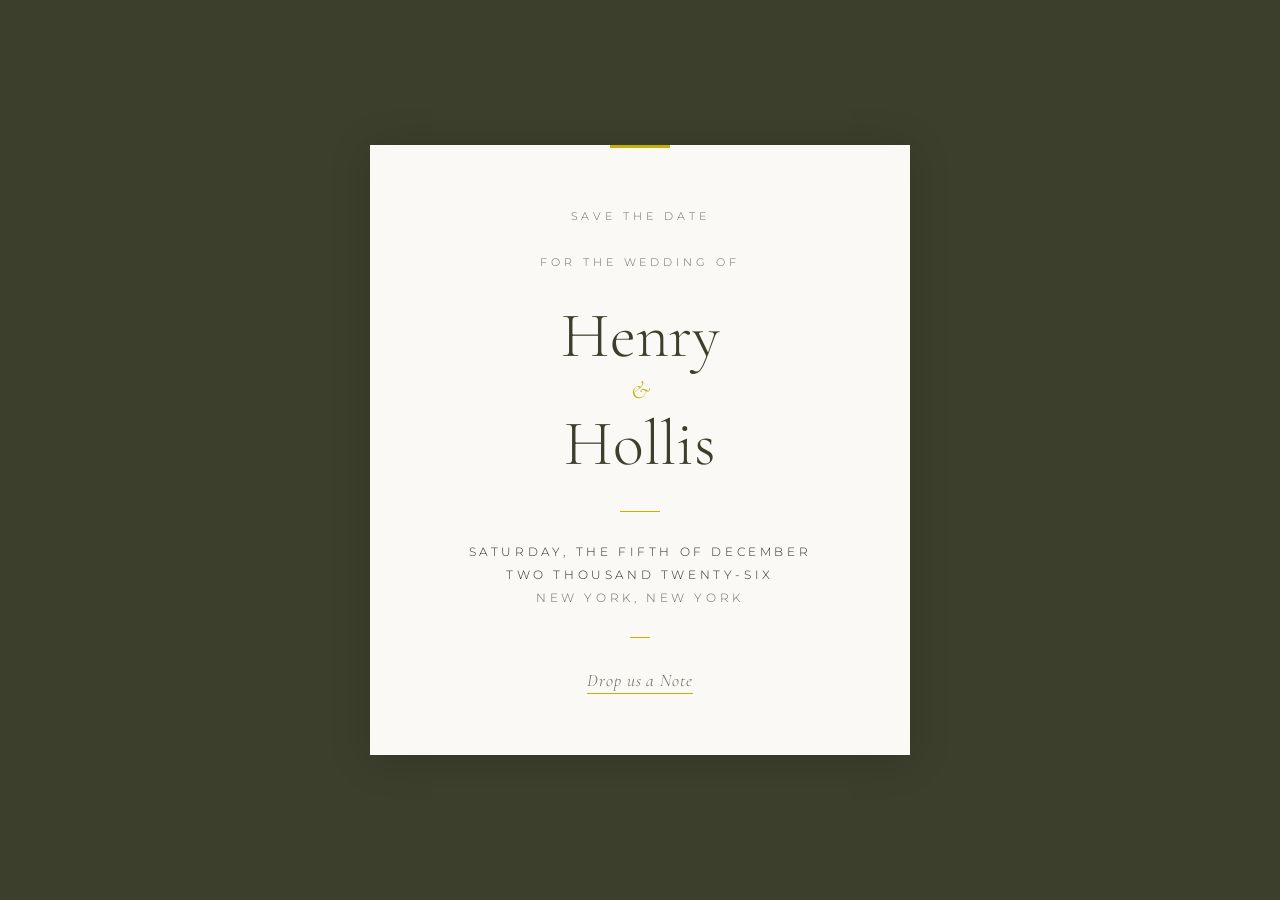
<file: index.html>
<!DOCTYPE html>
<html lang="en">
<head>
  <meta charset="UTF-8">
  <meta name="viewport" content="width=device-width, initial-scale=1.0">
  <title>Henry & Hollis — December 2026</title>
  <link rel="preconnect" href="https://fonts.googleapis.com">
  <link rel="preconnect" href="https://fonts.gstatic.com" crossorigin>
  <link href="https://fonts.googleapis.com/css2?family=Cormorant+Garamond:ital,wght@0,300;0,400;0,600;1,300;1,400&family=Montserrat:wght@300;400&display=swap" rel="stylesheet">
  <style>
    *, *::before, *::after {
      margin: 0;
      padding: 0;
      box-sizing: border-box;
    }

    :root {
      --olive: #3B3F2B;
      --gold: #C5B100;
      --cream: #FAF9F6;
      --text-dark: #2C2F1F;
      --text-light: #6B6E5A;
    }

    html, body {
      height: 100%;
    }

    body {
      font-family: 'Montserrat', sans-serif;
      background-color: var(--olive);
      color: var(--cream);
      display: flex;
      align-items: center;
      justify-content: center;
      min-height: 100dvh;
      padding: 2rem;
    }

    .card {
      background-color: var(--cream);
      color: var(--text-dark);
      max-width: 540px;
      width: 100%;
      padding: 4rem 3rem;
      text-align: center;
      position: relative;
      box-shadow: 0 4px 40px rgba(0, 0, 0, 0.15);
    }

    /* Gold accent line at top */
    .card::before {
      content: '';
      position: absolute;
      top: 0;
      left: 50%;
      transform: translateX(-50%);
      width: 60px;
      height: 3px;
      background-color: var(--gold);
    }

    .save-the-date {
      font-family: 'Montserrat', sans-serif;
      font-weight: 300;
      font-size: 0.7rem;
      letter-spacing: 0.35em;
      text-transform: uppercase;
      color: var(--text-light);
      margin-bottom: 2rem;
    }

    .names {
      font-family: 'Cormorant Garamond', serif;
      font-weight: 300;
      font-size: clamp(2.5rem, 8vw, 4rem);
      line-height: 1.1;
      color: var(--olive);
      margin-bottom: 0.25rem;
    }

    .ampersand {
      font-family: 'Cormorant Garamond', serif;
      font-style: italic;
      font-weight: 300;
      font-size: clamp(1.2rem, 4vw, 1.6rem);
      color: var(--gold);
      display: block;
      margin: 0.3rem 0;
    }

    .divider {
      width: 40px;
      height: 1px;
      background-color: var(--gold);
      margin: 2rem auto;
    }

    .date {
      font-family: 'Montserrat', sans-serif;
      font-weight: 300;
      font-size: 0.75rem;
      letter-spacing: 0.3em;
      text-transform: uppercase;
      color: var(--text-dark);
      margin-bottom: 0.5rem;
    }

    .location {
      font-family: 'Montserrat', sans-serif;
      font-weight: 300;
      font-size: 0.75rem;
      letter-spacing: 0.3em;
      text-transform: uppercase;
      color: var(--text-light);
      margin-bottom: 2rem;
    }

    .divider-sm {
      width: 20px;
      height: 1px;
      background-color: var(--gold);
      margin: 0 auto 2rem;
    }

    .details {
      font-family: 'Cormorant Garamond', serif;
      font-style: italic;
      font-weight: 300;
      font-size: 1.1rem;
      color: var(--text-light);
      letter-spacing: 0.05em;
    }

    .details a {
      color: var(--text-light);
      text-decoration: none;
      border-bottom: 1px solid var(--gold);
      padding-bottom: 2px;
      transition: color 0.3s ease, border-color 0.3s ease;
    }

    .details a:hover {
      color: var(--olive);
      border-bottom-color: var(--olive);
    }
  </style>
</head>
<body>
  <div class="card">
    <p class="save-the-date">Save the Date</p>
    <p class="save-the-date">For the Wedding of</p>
    <h1 class="names">
      Henry
      <span class="ampersand">&amp;</span>
      Hollis
    </h1>
    <div class="divider"></div>
    <p class="date">SATURDAY, THE FIFTH OF DECEMBER </p>
    <p class="date">TWO THOUSAND TWENTY-SIX</p>
    <p class="location">NEW YORK, NEW YORK</p>
    
    <div class="divider-sm"></div>
    <p class="details"><a href="contact.html">Drop us a Note</a></p>
  </div>
</body>
</html>
</file>
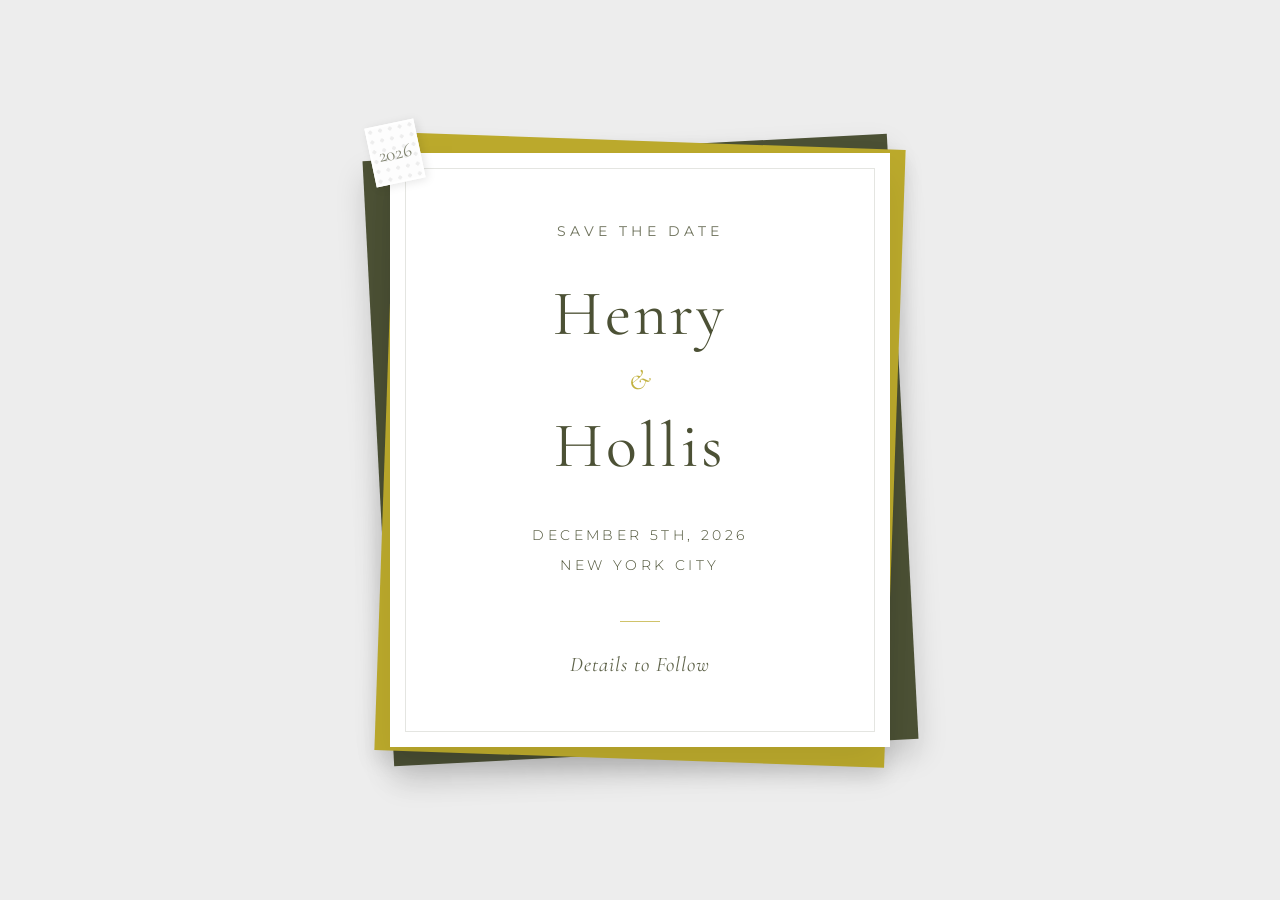
<file: Alt/index.html>
<!doctype html>
<html lang="en">
  <head>
    <meta charset="UTF-8" />
    <meta name="viewport" content="width=device-width, initial-scale=1.0" />
    <title>Henry & Hollis - Save the Date</title>
    <meta
      name="description"
      content="Save the Date for the wedding of Henry & Hollis. December 5th, 2026 in New York City. Details to follow."
    />
    <!-- Google Fonts for an elegant, modern typographic feel -->
    <link rel="preconnect" href="https://fonts.googleapis.com" />
    <link rel="preconnect" href="https://fonts.gstatic.com" crossorigin />
    <link
      href="https://fonts.googleapis.com/css2?family=Cormorant+Garamond:ital,wght@0,400;0,500;0,600;1,400&family=Montserrat:wght@300;400;500&display=swap"
      rel="stylesheet"
    />
    <link rel="stylesheet" href="styles.css" />
  </head>
  <body>
    <!-- Abstract representation of the envelope and card -->
    <div class="wrapper">
      <div class="stamp"></div>
      <div class="card-container">
        <div class="card">
          <div class="pre-title">Save the Date</div>

          <h1 class="title">
            <span class="name">Henry</span>
            <span class="ampersand">&amp;</span>
            <span class="name">Hollis</span>
          </h1>

          <div class="details">
            <p class="date">December 5th, 2026</p>
            <p class="location">New York City</p>
          </div>

          <div class="divider"></div>

          <p class="footer">Details to Follow</p>
        </div>
      </div>
    </div>
  </body>
</html>
</file>
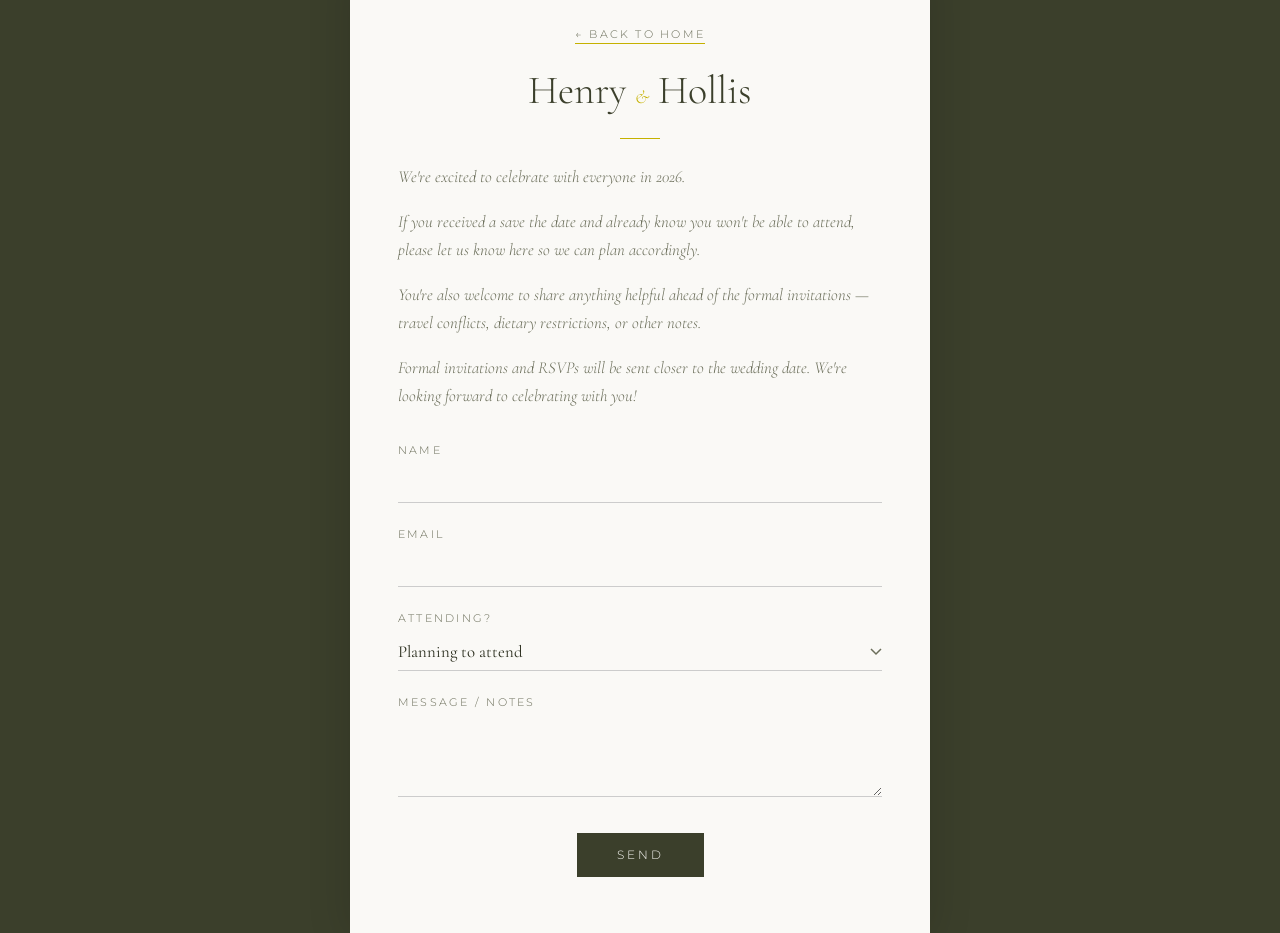
<file: contact.html>
<!DOCTYPE html>
<html lang="en">
<head>
  <meta charset="UTF-8">
  <meta name="viewport" content="width=device-width, initial-scale=1.0">
  <title>Henry & Hollis — Contact</title>
  <link rel="preconnect" href="https://fonts.googleapis.com">
  <link rel="preconnect" href="https://fonts.gstatic.com" crossorigin>
  <link href="https://fonts.googleapis.com/css2?family=Cormorant+Garamond:ital,wght@0,300;0,400;0,600;1,300;1,400&family=Montserrat:wght@300;400&display=swap" rel="stylesheet">
  <style>
    *, *::before, *::after {
      margin: 0;
      padding: 0;
      box-sizing: border-box;
    }

    :root {
      --olive: #3B3F2B;
      --gold: #C5B100;
      --cream: #FAF9F6;
      --text-dark: #2C2F1F;
      --text-light: #6B6E5A;
    }

    html, body {
      height: 100%;
    }

    body {
      font-family: 'Montserrat', sans-serif;
      background-color: var(--olive);
      color: var(--cream);
      display: flex;
      align-items: center;
      justify-content: center;
      min-height: 100dvh;
      padding: 2rem;
    }

    .card {
      background-color: var(--cream);
      color: var(--text-dark);
      max-width: 580px;
      width: 100%;
      padding: 3.5rem 3rem;
      text-align: center;
      position: relative;
      box-shadow: 0 4px 40px rgba(0, 0, 0, 0.15);
    }

    .card::before {
      content: '';
      position: absolute;
      top: 0;
      left: 50%;
      transform: translateX(-50%);
      width: 60px;
      height: 3px;
      background-color: var(--gold);
    }

    .back-link {
      font-family: 'Montserrat', sans-serif;
      font-weight: 300;
      font-size: 0.7rem;
      letter-spacing: 0.2em;
      text-transform: uppercase;
      color: var(--text-light);
      text-decoration: none;
      border-bottom: 1px solid var(--gold);
      padding-bottom: 2px;
      transition: color 0.3s ease;
    }

    .back-link:hover {
      color: var(--olive);
    }

    .names {
      font-family: 'Cormorant Garamond', serif;
      font-weight: 300;
      font-size: clamp(1.8rem, 6vw, 2.5rem);
      line-height: 1.2;
      color: var(--olive);
      margin: 1.5rem 0 0.25rem;
    }

    .ampersand {
      font-family: 'Cormorant Garamond', serif;
      font-style: italic;
      font-weight: 300;
      font-size: clamp(1rem, 3vw, 1.2rem);
      color: var(--gold);
    }

    .divider {
      width: 40px;
      height: 1px;
      background-color: var(--gold);
      margin: 1.5rem auto;
    }

    .intro {
      font-family: 'Cormorant Garamond', serif;
      font-style: italic;
      font-weight: 300;
      font-size: 1.05rem;
      line-height: 1.7;
      color: var(--text-light);
      margin-bottom: 2rem;
      text-align: left;
    }

    .intro p + p {
      margin-top: 1rem;
    }

    form {
      text-align: left;
    }

    .form-group {
      margin-bottom: 1.5rem;
    }

    label {
      display: block;
      font-family: 'Montserrat', sans-serif;
      font-weight: 300;
      font-size: 0.7rem;
      letter-spacing: 0.2em;
      text-transform: uppercase;
      color: var(--text-light);
      margin-bottom: 0.5rem;
    }

    input[type="text"],
    input[type="email"],
    select,
    textarea {
      width: 100%;
      font-family: 'Cormorant Garamond', serif;
      font-size: 1.05rem;
      color: var(--text-dark);
      background: transparent;
      border: none;
      border-bottom: 1px solid #ccc;
      padding: 0.5rem 0;
      outline: none;
      transition: border-color 0.3s ease;
    }

    input:focus,
    select:focus,
    textarea:focus {
      border-bottom-color: var(--gold);
    }

    select {
      appearance: none;
      border-radius: 0;
      cursor: pointer;
      background-image: url("data:image/svg+xml,%3Csvg xmlns='http://www.w3.org/2000/svg' width='12' height='8'%3E%3Cpath d='M1 1l5 5 5-5' stroke='%236B6E5A' fill='none' stroke-width='1.5'/%3E%3C/svg%3E");
      background-repeat: no-repeat;
      background-position: right 0 center;
      padding-right: 1.5rem;
    }

    textarea {
      resize: vertical;
      min-height: 80px;
    }

    .submit-btn {
      display: inline-block;
      font-family: 'Montserrat', sans-serif;
      font-weight: 300;
      font-size: 0.75rem;
      letter-spacing: 0.25em;
      text-transform: uppercase;
      color: var(--cream);
      background-color: var(--olive);
      border: none;
      padding: 0.9rem 2.5rem;
      cursor: pointer;
      transition: background-color 0.3s ease;
      margin-top: 0.5rem;
    }

    .submit-btn:hover {
      background-color: var(--gold);
    }

    .thank-you {
      display: none;
      text-align: center;
    }

    .thank-you h2 {
      font-family: 'Cormorant Garamond', serif;
      font-weight: 300;
      font-size: 1.8rem;
      color: var(--olive);
      margin-bottom: 1rem;
    }

    .thank-you p {
      font-family: 'Cormorant Garamond', serif;
      font-style: italic;
      font-weight: 300;
      font-size: 1.05rem;
      line-height: 1.7;
      color: var(--text-light);
    }

    @media (max-width: 480px) {
      .card {
        padding: 2.5rem 1.5rem;
      }
    }
  </style>
</head>
<body>
  <div class="card">
    <a href="index.html" class="back-link">&larr; Back to Home</a>

    <h1 class="names">Henry <span class="ampersand">&amp;</span> Hollis</h1>

    <div class="divider"></div>

    <div class="intro">
      <p>We're excited to celebrate with everyone in 2026.</p>
      <p>If you received a save the date and already know you won't be able to attend, please let us know here so we can plan accordingly.</p>
      <p>You're also welcome to share anything helpful ahead of the formal invitations — travel conflicts, dietary restrictions, or other notes.</p>
      <p>Formal invitations and RSVPs will be sent closer to the wedding date. We're looking forward to celebrating with you!</p>
    </div>

    <form id="contact-form" action="https://formspree.io/f/mnjgqzep" method="POST">
      <div class="form-group">
        <label for="name">Name</label>
        <input type="text" id="name" name="name" required>
      </div>

      <div class="form-group">
        <label for="email">Email</label>
        <input type="email" id="email" name="email" required>
      </div>

      <div class="form-group">
        <label for="attending">Attending?</label>
        <select id="attending" name="attending">
          <option value="Planning to attend">Planning to attend</option>
          <option value="Unable to attend">Unable to attend</option>
          <option value="Not sure yet">Not sure yet</option>
        </select>
      </div>

      <div class="form-group">
        <label for="message">Message / Notes</label>
        <textarea id="message" name="message"></textarea>
      </div>

      <div style="text-align: center;">
        <button type="submit" class="submit-btn">Send</button>
      </div>
    </form>

    <div class="thank-you" id="thank-you">
      <h2>Thank You</h2>
      <p>We received your note and appreciate you letting us know. See you soon!</p>
    </div>
  </div>

  <script>
    const form = document.getElementById('contact-form');
    const thankYou = document.getElementById('thank-you');

    form.addEventListener('submit', function (e) {
      e.preventDefault();
      const data = new FormData(form);

      fetch(form.action, {
        method: 'POST',
        body: data,
        headers: { 'Accept': 'application/json' }
      }).then(function (response) {
        if (response.ok) {
          form.style.display = 'none';
          thankYou.style.display = 'block';
        } else {
          alert('Something went wrong. Please try again.');
        }
      }).catch(function () {
        alert('Something went wrong. Please try again.');
      });
    });
  </script>
</body>
</html>
</file>
<file: Alt/styles.css>
:root {
  --olive: #4c5135;
  --mustard: #bcaa2c;
  --bg-color: #ededed;
  --text-color: #4c5135;
  --card-bg: #ffffff;
}

* {
  box-sizing: border-box;
  margin: 0;
  padding: 0;
  -webkit-font-smoothing: antialiased;
  -moz-osx-font-smoothing: grayscale;
}

body {
  background-color: var(--bg-color);
  color: var(--text-color);
  font-family: "Montserrat", sans-serif;
  display: flex;
  justify-content: center;
  align-items: center;
  min-height: 100vh;
  padding: 20px;
  overflow-x: hidden;
}

.wrapper {
  position: relative;
  width: 100%;
  max-width: 500px;
  display: flex;
  justify-content: center;
  align-items: center;
  /* Adding subtle animation on initial load */
  animation: fadeIn 1s ease-out;
}

@keyframes fadeIn {
  from {
    opacity: 0;
    transform: translateY(20px);
  }
  to {
    opacity: 1;
    transform: translateY(0);
  }
}

/* Decorative background elements inspired by the envelope */
.wrapper::before {
  content: "";
  position: absolute;
  width: 105%;
  height: 102%;
  background-color: var(--olive);
  transform: rotate(-3deg);
  z-index: 0;
  box-shadow: 0 15px 30px rgba(0, 0, 0, 0.15);
  transition: transform 0.5s cubic-bezier(0.175, 0.885, 0.32, 1.275);
}

.wrapper::after {
  content: "";
  position: absolute;
  width: 102%;
  height: 104%;
  background-color: var(--mustard);
  transform: rotate(2deg);
  z-index: 0;
  box-shadow: 0 10px 20px rgba(0, 0, 0, 0.1);
  transition: transform 0.6s cubic-bezier(0.175, 0.885, 0.32, 1.275);
}

.wrapper:hover::before {
  transform: rotate(-5deg) scale(1.02);
}

.wrapper:hover::after {
  transform: rotate(4deg) scale(1.02);
}

.card-container {
  position: relative;
  z-index: 10;
  width: 100%;
  background-color: transparent;
}

.card {
  background-color: var(--card-bg);
  padding: 70px 40px;
  text-align: center;
  box-shadow: 0 20px 40px rgba(0, 0, 0, 0.08);
  position: relative;
  overflow: hidden;
  transition:
    transform 0.4s ease,
    box-shadow 0.4s ease;
}

.card:hover {
  transform: translateY(-5px);
  box-shadow: 0 25px 50px rgba(0, 0, 0, 0.12);
}

/* Subtle inner border to mimic premium stationery */
.card::before {
  content: "";
  position: absolute;
  top: 15px;
  left: 15px;
  right: 15px;
  bottom: 15px;
  border: 1px solid rgba(76, 81, 53, 0.15);
  pointer-events: none;
}

.pre-title {
  font-size: 0.85rem;
  letter-spacing: 0.3em;
  text-transform: uppercase;
  margin-bottom: 40px;
  font-weight: 400;
  color: var(--olive);
  opacity: 0.8;
}

.title {
  font-family: "Cormorant Garamond", serif;
  font-size: 4rem;
  font-weight: 400;
  line-height: 1.1;
  margin-bottom: 40px;
  color: var(--olive);
  display: flex;
  flex-direction: column;
  align-items: center;
}

.name {
  letter-spacing: 0.05em;
  position: relative;
}

.ampersand {
  font-family: "Cormorant Garamond", serif;
  font-size: 1.8rem;
  font-style: italic;
  color: var(--mustard);
  margin: 15px 0;
  opacity: 0.9;
}

.details {
  margin-bottom: 40px;
}

.date,
.location {
  font-size: 0.85rem;
  letter-spacing: 0.25em;
  text-transform: uppercase;
  line-height: 2.2;
  font-weight: 300;
  color: var(--olive);
}

.divider {
  height: 1px;
  width: 40px;
  background-color: var(--mustard);
  margin: 0 auto 30px;
  opacity: 0.7;
}

.footer {
  font-family: "Cormorant Garamond", serif;
  font-size: 1.3rem;
  font-style: italic;
  color: var(--olive);
  letter-spacing: 0.05em;
  opacity: 0.9;
}

/* Cute stamp decoration to complete the postal theme */
.stamp {
  position: absolute;
  top: -30px;
  left: -20px;
  width: 50px;
  height: 60px;
  background-color: #fdfdfd;
  z-index: 15;
  box-shadow: 2px 2px 10px rgba(0, 0, 0, 0.1);
  border: 2px solid #fff;
  /* Stamp perforation effect */
  background-image: radial-gradient(var(--bg-color) 2px, transparent 2px);
  background-size: 10px 10px;
  background-position: -2px -2px;
  display: flex;
  justify-content: center;
  align-items: center;
  transform: rotate(-12deg);
  transition: transform 0.3s ease;
}

.wrapper:hover .stamp {
  transform: rotate(-5deg) scale(1.1);
}

.stamp::after {
  content: "2026";
  font-family: "Cormorant Garamond", serif;
  font-size: 1.2rem;
  color: var(--olive);
  opacity: 0.7;
}

/* Responsive adjustments */
@media (max-width: 600px) {
  .card {
    padding: 50px 25px;
  }

  .title {
    font-size: 3rem;
  }

  .pre-title {
    font-size: 0.75rem;
    margin-bottom: 30px;
  }

  .details {
    margin-bottom: 30px;
  }

  .date,
  .location {
    font-size: 0.75rem;
  }

  .stamp {
    top: -20px;
    left: -10px;
    width: 45px;
    height: 55px;
  }

  .wrapper::before {
    width: 100%;
    height: 100%;
    top: -8px;
    right: -8px;
  }

  .wrapper::after {
    width: 100%;
    height: 100%;
    bottom: -8px;
    left: -8px;
  }
}
</file>
